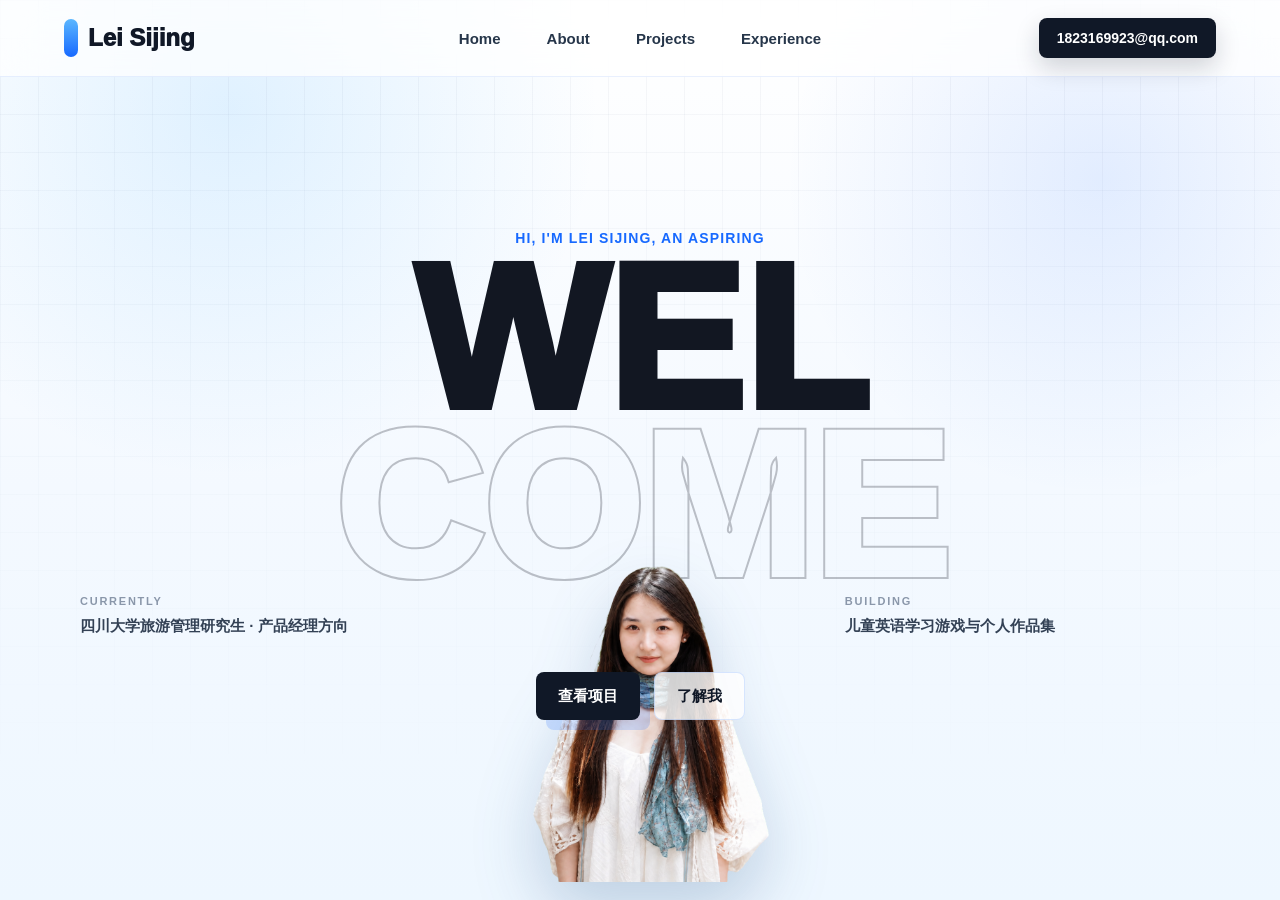
<file: index.html>
<!doctype html>
<html lang="zh-CN">
  <head>
    <meta charset="UTF-8" />
    <meta name="viewport" content="width=device-width, initial-scale=1.0" />
    <meta
      name="description"
      content="雷思静个人作品集：产品经理方向、教育背景、实习经历预留与单词地牢、单词贪吃蛇游戏作品。"
    />
    <title>雷思静个人作品集</title>
    <link rel="icon" href="./assets/favicon.svg" type="image/svg+xml" />
    <link rel="stylesheet" href="./styles.css" />
  </head>
  <body>
    <header class="site-header" aria-label="主导航">
      <a class="brand" href="#home" aria-label="返回首页">
        <span class="brand-dot"></span>
        <span>Lei Sijing</span>
      </a>
      <nav class="nav-links" aria-label="页面导航">
        <a href="#home">Home</a>
        <a href="#about">About</a>
        <a href="#projects">Projects</a>
        <a href="#experience">Experience</a>
      </nav>
      <a class="mail-link" href="mailto:1823169923@qq.com">1823169923@qq.com</a>
    </header>

    <main class="snap-page">
      <section class="panel hero-panel" id="home" aria-labelledby="hero-title">
        <p class="hero-kicker">Hi, I'm Lei Sijing, an aspiring</p>
        <h1 id="hero-title" class="hero-word">
          <span>WEL</span><span>COME</span>
        </h1>
        <img
          class="hero-portrait"
          src="./assets/lei-sijing-portrait.png"
          alt="雷思静人物照片"
        />
        <div class="hero-meta">
          <div>
            <span>Currently</span>
            <strong>四川大学旅游管理研究生 · 产品经理方向</strong>
          </div>
          <div>
            <span>Building</span>
            <strong>儿童英语学习游戏与个人作品集</strong>
          </div>
        </div>
        <div class="hero-actions">
          <a class="primary-link" href="#projects">查看项目</a>
          <a class="secondary-link" href="#about">了解我</a>
        </div>
      </section>

      <section class="panel about-panel" id="about" aria-labelledby="about-title">
        <div class="lanyard-card" aria-label="照片挂牌">
          <span class="clip"></span>
          <figure class="id-card">
            <img src="./assets/about-photo.jpg" alt="雷思静照片挂牌" />
            <figcaption>
              <strong>雷思静</strong>
              <span>Lei Sijing</span>
            </figcaption>
          </figure>
        </div>

        <div class="about-copy">
          <p class="section-mark">/ About me</p>
          <h2 id="about-title">产品、学习体验、用户需求，都是把想法落地的方法。</h2>
          <dl class="info-grid">
            <div>
              <dt>姓名</dt>
              <dd>雷思静</dd>
            </div>
            <div>
              <dt>年龄</dt>
              <dd>24</dd>
            </div>
            <div>
              <dt>求职岗位</dt>
              <dd>产品经理</dd>
            </div>
            <div>
              <dt>方向</dt>
              <dd>教育游戏 / 文旅体验 / 用户增长</dd>
            </div>
          </dl>
          <div class="education-row">
            <article>
              <span>2021 - 2025</span>
              <strong>四川大学</strong>
              <p>会展经济与管理专业本科</p>
            </article>
            <article>
              <span>2025 - 2028</span>
              <strong>四川大学</strong>
              <p>旅游管理专业研究生</p>
            </article>
          </div>
        </div>
      </section>

      <section class="panel project-panel" id="projects" aria-labelledby="project-title">
        <div class="section-heading">
          <p class="section-mark">/ Projects</p>
          <h2 id="project-title">我都自己尝试手搓了些什么？</h2>
          <p>两个小游戏都围绕“单词学习”展开，一个偏即时操作和发音记忆，一个偏探索闯关和复习反馈。</p>
        </div>

        <div class="project-grid" aria-label="作品列表">
          <article class="project-card snake-project">
            <a class="project-media" href="./games/word-snake/" aria-label="进入单词贪吃蛇">
              <img src="./assets/project-snake.png" alt="单词贪吃蛇 Q 版图标" />
            </a>
            <div class="project-body">
              <p class="project-kicker">Word Snake</p>
              <h3>单词贪吃蛇</h3>
              <p>看英文、吃中文，躲避其他蛇，并用加速、护盾等随机道具完成 3 分钟挑战。</p>
              <ul class="feature-list">
                <li>横屏手机游戏</li>
                <li>英式读音反馈</li>
                <li>可复制复习结果</li>
              </ul>
              <a class="project-link" href="./games/word-snake/">进入游戏</a>
            </div>
          </article>

          <article class="project-card dungeon-project">
            <a class="project-media" href="./games/word-dungeon/" aria-label="进入单词地牢">
              <img src="./assets/project-dungeon.png" alt="单词地牢 Q 版图标" />
            </a>
            <div class="project-body">
              <p class="project-kicker">Word Dungeon</p>
              <h3>单词地牢</h3>
              <p>直接进入儿童端，通过寻找中文线索、击中英文怪物完成地牢式单词复习。</p>
              <ul class="feature-list">
                <li>横屏闯关体验</li>
                <li>词义匹配反馈</li>
                <li>可复制复习结果</li>
              </ul>
              <a class="project-link" href="./games/word-dungeon/">进入游戏</a>
            </div>
          </article>
        </div>
      </section>

      <section class="panel experience-panel" id="experience" aria-labelledby="experience-title">
        <div class="section-heading">
          <p class="section-mark">/ Experience</p>
          <h2 id="experience-title">实习经历</h2>
          <p>这里预留后续补充：公司、岗位、时间、职责、产出与项目指标。</p>
        </div>
        <div class="experience-grid">
          <article>
            <span>01</span>
            <h3>实习经历待补充</h3>
            <p>可填写产品、运营、文旅或教育方向相关经历。</p>
          </article>
          <article>
            <span>02</span>
            <h3>项目经历待扩展</h3>
            <p>可继续加入课程项目、竞赛作品、用户调研与数据分析案例。</p>
          </article>
          <article>
            <span>03</span>
            <h3>联系方式待补充</h3>
            <p>可放邮箱、GitHub、作品集网盘或简历下载链接。</p>
          </article>
        </div>
      </section>
    </main>

    <script src="./app.js"></script>
  </body>
</html>
</file>
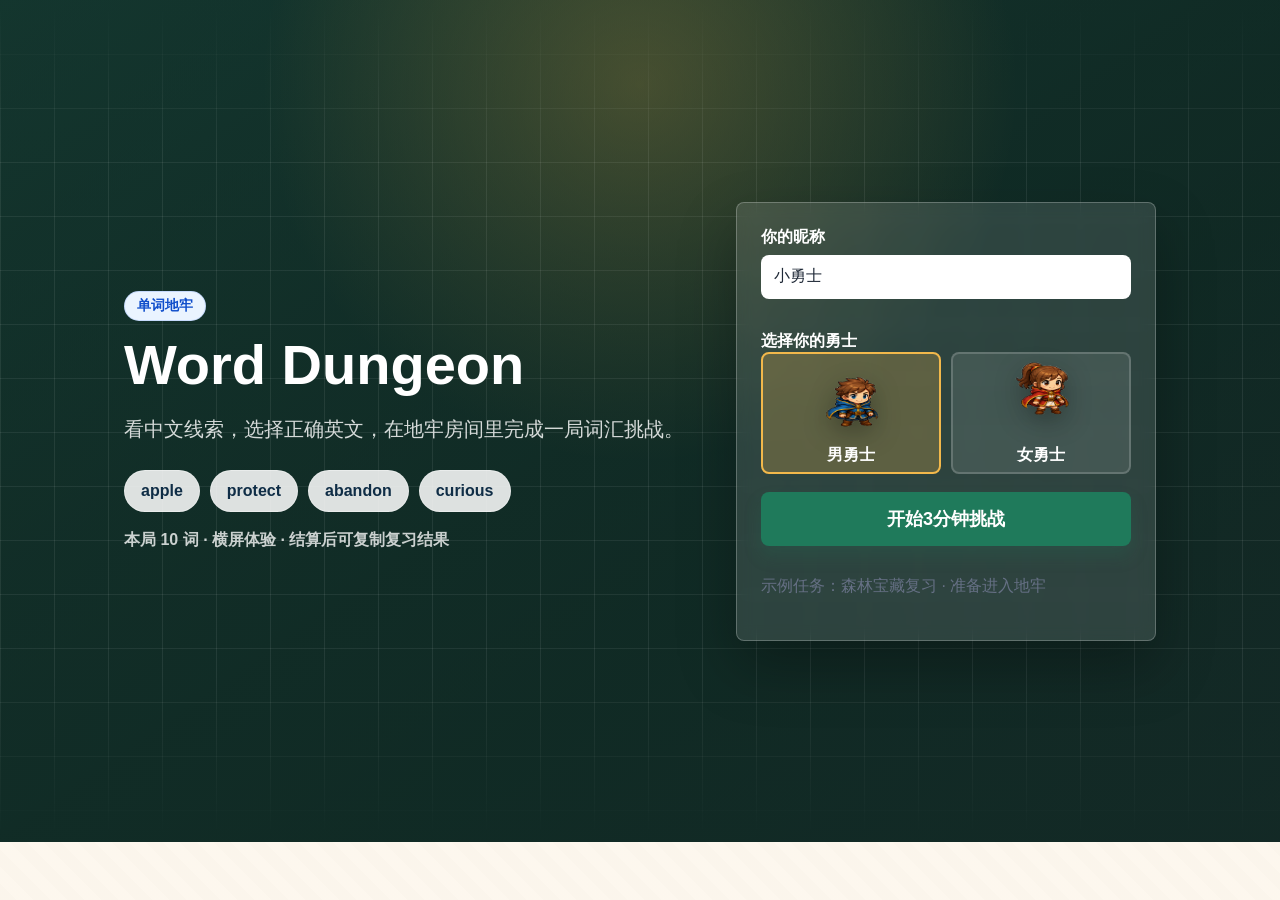
<file: games/word-dungeon/index.html>
<!doctype html>
<html lang="zh-CN">
  <head>
    <meta charset="utf-8" />
    <meta name="viewport" content="width=device-width, initial-scale=1, viewport-fit=cover" />
    <title>Word Dungeon 单词地牢</title>
    <link rel="icon" href="./assets/favicon.svg" type="image/svg+xml" />
    <link rel="stylesheet" href="./styles.css" />
  </head>
  <body>
    <div id="app" class="app-shell"></div>
    <aside class="rotate-overlay" aria-hidden="true">
      <div class="rotate-card">
        <span class="rotate-icon">↻</span>
        <strong>请横屏反转手机</strong>
        <p>横屏后再进入地牢，角色移动、答题和房间视野会更稳定。</p>
      </div>
    </aside>
    <script src="./app.js"></script>
  </body>
</html>
</file>
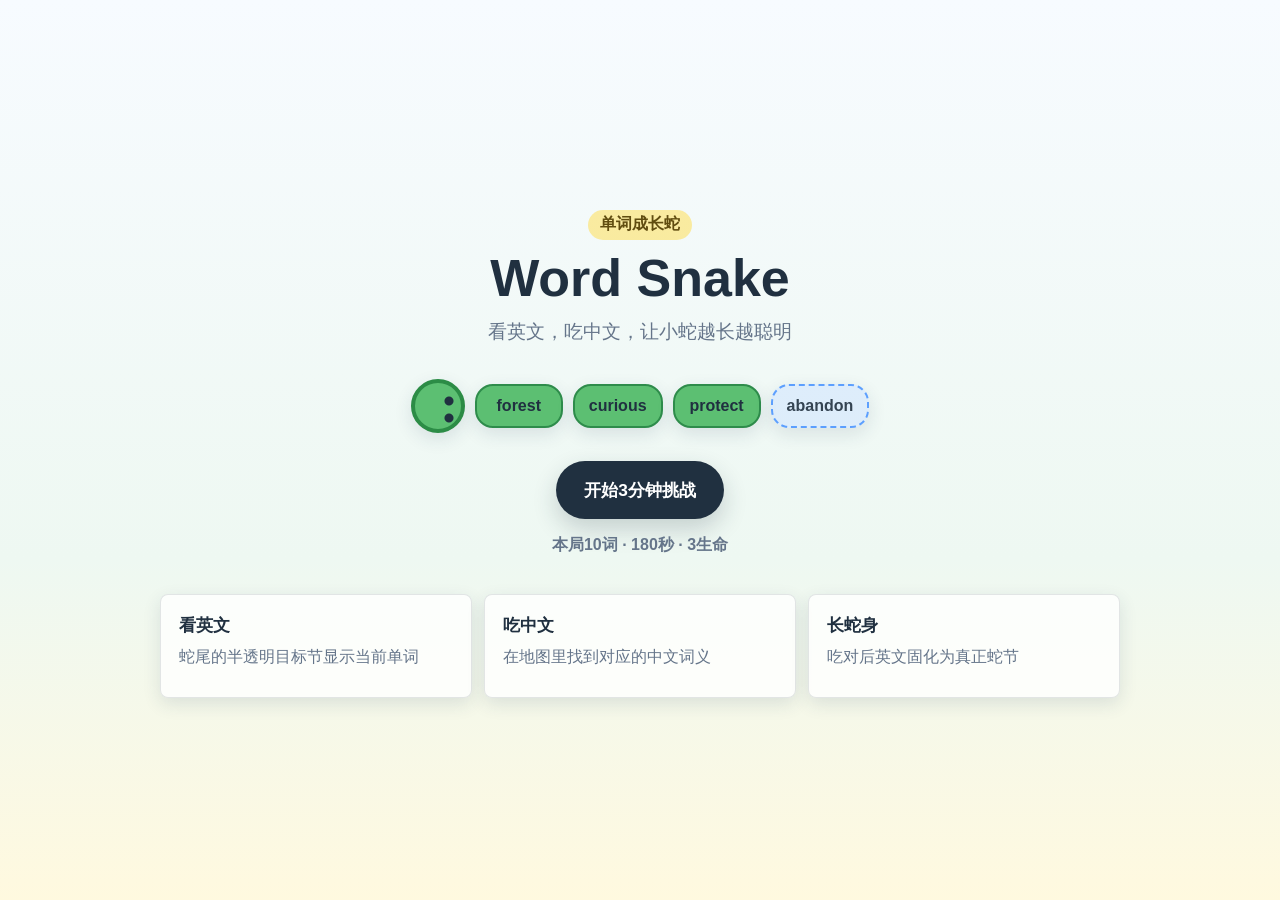
<file: games/word-snake/index.html>
<!doctype html>
<html lang="zh-CN">
  <head>
    <meta charset="utf-8" />
    <meta name="viewport" content="width=device-width, initial-scale=1, viewport-fit=cover" />
    <meta
      name="description"
      content="Word Snake 单词成长蛇：看英文，吃中文，让小蛇越长越聪明。"
    />
    <title>Word Snake 单词成长蛇</title>
    <link rel="icon" href="data:image/svg+xml,%3Csvg xmlns='http://www.w3.org/2000/svg' viewBox='0 0 64 64'%3E%3Ccircle cx='32' cy='32' r='28' fill='%235CBF72'/%3E%3Ccircle cx='39' cy='24' r='4' fill='%23203040'/%3E%3Ccircle cx='39' cy='40' r='4' fill='%23203040'/%3E%3C/svg%3E" />
    <link rel="stylesheet" href="./src/styles.css" />
  </head>
  <body>
    <div id="app" class="app-shell"></div>
    <aside class="rotate-overlay" aria-hidden="true">
      <div class="rotate-card">
        <span class="rotate-icon">↻</span>
        <strong>请横屏反转手机</strong>
        <p>横屏后再开始游戏，摇杆、加速键和地图视野会更舒服。</p>
      </div>
    </aside>
    <script type="module" src="./src/main.js"></script>
  </body>
</html>
</file>
<file: styles.css>
:root {
  --ink: #101827;
  --muted: #627086;
  --blue: #1769ff;
  --blue-2: #5bb7ff;
  --blue-3: #eaf5ff;
  --line: rgba(23, 105, 255, 0.16);
  --paper: #f7fbff;
  --white: #ffffff;
  --shadow: 0 24px 70px rgba(25, 82, 160, 0.14);
}

* {
  box-sizing: border-box;
}

html {
  scroll-behavior: smooth;
}

body {
  margin: 0;
  min-height: 100vh;
  color: var(--ink);
  background:
    radial-gradient(circle at 18% 12%, rgba(91, 183, 255, 0.18), transparent 28%),
    radial-gradient(circle at 86% 20%, rgba(23, 105, 255, 0.11), transparent 24%),
    linear-gradient(180deg, #ffffff 0%, #f4f9ff 54%, #eef7ff 100%);
  font-family: "Inter", "Microsoft YaHei", "PingFang SC", "Segoe UI", Arial, sans-serif;
}

body::before {
  position: fixed;
  inset: 0;
  z-index: -1;
  content: "";
  background-image:
    linear-gradient(rgba(19, 51, 92, 0.055) 1px, transparent 1px),
    linear-gradient(90deg, rgba(19, 51, 92, 0.055) 1px, transparent 1px);
  background-size: 38px 38px;
  mask-image: linear-gradient(to bottom, rgba(0, 0, 0, 0.78), transparent 88%);
}

a {
  color: inherit;
  text-decoration: none;
}

img {
  display: block;
  max-width: 100%;
}

.site-header {
  position: fixed;
  top: 0;
  right: 0;
  left: 0;
  z-index: 30;
  display: grid;
  grid-template-columns: 1fr auto 1fr;
  align-items: center;
  gap: 22px;
  padding: 18px clamp(20px, 5vw, 72px);
  background: rgba(255, 255, 255, 0.72);
  border-bottom: 1px solid rgba(23, 105, 255, 0.09);
  backdrop-filter: blur(20px);
}

.brand,
.nav-links {
  display: flex;
  align-items: center;
}

.brand {
  gap: 10px;
  font-size: 24px;
  font-weight: 950;
}

.brand-dot {
  width: 14px;
  height: 38px;
  background: linear-gradient(180deg, var(--blue-2), var(--blue));
  border-radius: 99px;
}

.nav-links {
  gap: clamp(18px, 4vw, 46px);
  color: #26364a;
  font-size: 15px;
  font-weight: 750;
}

.mail-link {
  justify-self: end;
  padding: 12px 18px;
  color: #fff;
  background: var(--ink);
  border-radius: 8px;
  box-shadow: 0 10px 24px rgba(16, 24, 39, 0.18);
  font-size: 14px;
  font-weight: 850;
}

.snap-page {
  height: 100vh;
  overflow-y: auto;
  scroll-snap-type: y mandatory;
}

.panel {
  min-height: 100vh;
  padding: 108px clamp(22px, 6vw, 92px) 58px;
  scroll-snap-align: start;
}

.hero-panel {
  position: relative;
  display: grid;
  align-content: center;
  justify-items: center;
  overflow: hidden;
  text-align: center;
}

.hero-kicker,
.section-mark {
  margin: 0 0 14px;
  color: var(--blue);
  font-size: 14px;
  font-weight: 900;
  letter-spacing: 0.08em;
  text-transform: uppercase;
}

.hero-word {
  display: grid;
  gap: 8px;
  margin: 0;
  color: #121722;
  font-size: clamp(76px, 16vw, 210px);
  font-weight: 1000;
  line-height: 0.78;
  letter-spacing: 0;
}

.hero-word span:last-child {
  color: transparent;
  -webkit-text-stroke: 2px rgba(18, 23, 34, 0.26);
}

.hero-portrait {
  position: absolute;
  bottom: 2vh;
  left: 50%;
  z-index: 2;
  width: min(42vw, 560px);
  max-height: 70vh;
  object-fit: contain;
  filter: drop-shadow(0 30px 32px rgba(23, 71, 126, 0.22));
  transform: translateX(-50%);
}

.hero-meta {
  position: relative;
  z-index: 3;
  display: grid;
  grid-template-columns: repeat(2, minmax(220px, 1fr));
  gap: clamp(20px, 32vw, 520px);
  width: min(1120px, 100%);
  margin-top: 8px;
  text-align: left;
}

.hero-meta span {
  display: block;
  margin-bottom: 7px;
  color: #8a97aa;
  font-size: 11px;
  font-weight: 900;
  letter-spacing: 0.16em;
  text-transform: uppercase;
}

.hero-meta strong {
  color: #334155;
  font-size: 15px;
  line-height: 1.6;
}

.hero-actions {
  position: relative;
  z-index: 4;
  display: flex;
  gap: 14px;
  margin-top: 34px;
}

.primary-link,
.secondary-link,
.project-link {
  display: inline-flex;
  min-height: 48px;
  align-items: center;
  justify-content: center;
  padding: 12px 22px;
  border-radius: 8px;
  font-size: 15px;
  font-weight: 900;
  transition: transform 180ms ease, box-shadow 180ms ease, background 180ms ease;
}

.primary-link,
.project-link {
  color: #fff;
  background: var(--ink);
  box-shadow: 10px 10px 0 rgba(23, 105, 255, 0.18);
}

.secondary-link {
  color: var(--ink);
  background: rgba(255, 255, 255, 0.82);
  border: 1px solid var(--line);
}

.primary-link:hover,
.secondary-link:hover,
.project-link:hover {
  transform: translateY(-3px);
  box-shadow: 12px 12px 0 rgba(91, 183, 255, 0.24);
}

.about-panel {
  display: grid;
  grid-template-columns: minmax(280px, 0.82fr) minmax(0, 1.18fr);
  align-items: center;
  gap: clamp(36px, 7vw, 110px);
}

.lanyard-card {
  position: relative;
  display: grid;
  justify-items: center;
}

.clip {
  z-index: 2;
  width: 32px;
  height: 96px;
  background: linear-gradient(180deg, #0d2b57, #1769ff);
  border: 5px solid #fff;
  border-radius: 99px;
  box-shadow: 0 20px 42px rgba(23, 105, 255, 0.24);
}

.id-card {
  width: min(350px, 100%);
  margin: -12px 0 0;
  padding: 18px 18px 24px;
  background:
    linear-gradient(180deg, rgba(255, 255, 255, 0.94), rgba(237, 247, 255, 0.9)),
    repeating-linear-gradient(90deg, rgba(23,105,255,0.04) 0 1px, transparent 1px 22px);
  border: 1px solid rgba(23, 105, 255, 0.16);
  border-radius: 18px;
  box-shadow: var(--shadow);
  transform: rotate(-2deg);
}

.id-card img {
  width: 100%;
  aspect-ratio: 4 / 3.15;
  object-fit: cover;
  object-position: 50% 28%;
  border-radius: 12px;
}

.id-card figcaption {
  display: grid;
  gap: 4px;
  margin-top: 18px;
  text-align: center;
}

.id-card strong {
  font-size: 34px;
  font-weight: 1000;
}

.id-card span {
  color: var(--muted);
  font-family: Georgia, serif;
  font-size: 15px;
  font-style: italic;
}

.about-copy h2,
.section-heading h2 {
  margin: 0 0 26px;
  font-size: clamp(38px, 5.4vw, 78px);
  line-height: 1.08;
  letter-spacing: 0;
}

.info-grid {
  display: grid;
  grid-template-columns: repeat(2, minmax(0, 1fr));
  gap: 14px;
  margin: 0 0 26px;
}

.info-grid div,
.education-row article,
.experience-grid article {
  padding: 20px;
  background: rgba(255, 255, 255, 0.76);
  border: 1px solid var(--line);
  border-radius: 10px;
  box-shadow: 0 14px 34px rgba(23, 105, 255, 0.08);
}

.info-grid dt {
  margin-bottom: 7px;
  color: var(--muted);
  font-size: 13px;
  font-weight: 900;
}

.info-grid dd {
  margin: 0;
  font-size: 20px;
  font-weight: 950;
}

.education-row {
  display: grid;
  grid-template-columns: repeat(2, minmax(0, 1fr));
  gap: 14px;
  padding-top: 24px;
  border-top: 1px solid rgba(23, 105, 255, 0.12);
}

.education-row span,
.experience-grid span {
  color: var(--blue);
  font-size: 12px;
  font-weight: 950;
  letter-spacing: 0.08em;
  text-transform: uppercase;
}

.education-row strong {
  display: block;
  margin: 8px 0 5px;
  font-size: 21px;
}

.education-row p,
.section-heading p,
.experience-grid p,
.project-body p {
  color: var(--muted);
  font-weight: 650;
  line-height: 1.72;
}

.project-panel,
.experience-panel {
  display: grid;
  align-content: center;
  gap: 32px;
}

.section-heading {
  max-width: 920px;
}

.project-grid {
  display: grid;
  grid-template-columns: repeat(2, minmax(0, 1fr));
  gap: 26px;
}

.project-card {
  display: grid;
  grid-template-columns: minmax(240px, 0.78fr) minmax(0, 1fr);
  min-height: 410px;
  overflow: hidden;
  background: rgba(255, 255, 255, 0.86);
  border: 1px solid var(--line);
  border-radius: 18px;
  box-shadow: var(--shadow);
}

.project-media {
  position: relative;
  display: grid;
  place-items: center;
  overflow: hidden;
  background: linear-gradient(150deg, #e8f6ff, #ffffff 58%, #d9edff);
}

.project-media::before {
  position: absolute;
  inset: 12%;
  content: "";
  background: radial-gradient(circle, rgba(23, 105, 255, 0.18), transparent 62%);
  border-radius: 50%;
  animation: floatGlow 4.8s ease-in-out infinite;
}

.project-media img {
  position: relative;
  z-index: 1;
  width: min(84%, 360px);
  border-radius: 26px;
  box-shadow: 0 20px 50px rgba(23, 105, 255, 0.22);
  animation: iconFloat 4.2s ease-in-out infinite;
}

.dungeon-project .project-media img {
  animation-delay: -1.2s;
}

.project-body {
  display: flex;
  flex-direction: column;
  align-items: flex-start;
  padding: clamp(26px, 4vw, 42px);
}

.project-kicker {
  margin: 0 0 12px;
  color: var(--blue);
  font-size: 13px;
  font-weight: 1000;
  letter-spacing: 0.14em;
  text-transform: uppercase;
}

.project-body h3,
.experience-grid h3 {
  margin: 0 0 14px;
  font-size: clamp(28px, 3vw, 44px);
  line-height: 1.1;
}

.feature-list {
  display: flex;
  flex-wrap: wrap;
  gap: 9px;
  padding: 0;
  margin: 8px 0 28px;
  list-style: none;
}

.feature-list li {
  padding: 8px 11px;
  color: #1452c4;
  background: #eef7ff;
  border: 1px solid rgba(23, 105, 255, 0.2);
  border-radius: 999px;
  font-size: 13px;
  font-weight: 900;
}

.project-link {
  margin-top: auto;
}

.experience-grid {
  display: grid;
  grid-template-columns: repeat(3, minmax(0, 1fr));
  gap: 18px;
}

@keyframes iconFloat {
  0%, 100% { transform: translateY(0) rotate(-1deg); }
  50% { transform: translateY(-12px) rotate(1.5deg); }
}

@keyframes floatGlow {
  0%, 100% { transform: scale(0.94); opacity: 0.72; }
  50% { transform: scale(1.08); opacity: 1; }
}

@media (max-width: 1080px) {
  .site-header {
    grid-template-columns: 1fr;
    justify-items: start;
    gap: 10px;
  }

  .mail-link {
    justify-self: start;
  }

  .about-panel,
  .project-grid,
  .experience-grid {
    grid-template-columns: 1fr;
  }
}

@media (max-width: 760px) {
  .snap-page {
    height: auto;
    overflow-y: visible;
    scroll-snap-type: none;
  }

  .panel {
    min-height: auto;
    padding: 142px 18px 58px;
  }

  .hero-panel {
    min-height: 100vh;
  }

  .hero-word {
    font-size: clamp(70px, 22vw, 116px);
  }

  .hero-portrait {
    width: min(76vw, 360px);
    bottom: 10vh;
  }

  .hero-meta {
    grid-template-columns: 1fr;
    gap: 12px;
    margin-top: 36vh;
    text-align: center;
  }

  .hero-actions {
    flex-wrap: wrap;
    justify-content: center;
  }

  .nav-links {
    width: 100%;
    justify-content: space-between;
    gap: 8px;
    font-size: 13px;
  }

  .mail-link {
    display: none;
  }

  .info-grid,
  .education-row {
    grid-template-columns: 1fr;
  }

  .project-card {
    grid-template-columns: 1fr;
  }

  .project-media {
    min-height: 280px;
  }
}

@media (prefers-reduced-motion: reduce) {
  *,
  *::before,
  *::after {
    scroll-behavior: auto !important;
    transition-duration: 0.01ms !important;
    animation-duration: 0.01ms !important;
    animation-iteration-count: 1 !important;
  }
}
</file>
<file: games/word-dungeon/styles.css>
:root {
  color-scheme: light;
  --ink: #1f2937;
  --muted: #667085;
  --line: #d7dee8;
  --paper: #fffaf2;
  --panel: #fffefd;
  --stone: #e7ded0;
  --floor: #e8f1e9;
  --moss: #1f7a5b;
  --moss-dark: #135c45;
  --amber: #f2b84b;
  --red: #d94841;
  --blue: #2563eb;
  --shadow: 0 18px 45px rgba(31, 41, 55, 0.14);
}

* {
  box-sizing: border-box;
}

html,
body {
  min-height: 100%;
  margin: 0;
}

body {
  color: var(--ink);
  background:
    linear-gradient(rgba(255, 250, 242, 0.84), rgba(255, 250, 242, 0.9)),
    repeating-linear-gradient(45deg, #d8cab4 0 12px, #e9ddca 12px 24px);
  font-family: "Microsoft YaHei UI", "PingFang SC", "Noto Sans SC", Arial, sans-serif;
}

button,
input,
textarea {
  font: inherit;
}

button {
  border: 0;
}

.app-shell {
  min-height: 100vh;
}

.topbar {
  position: sticky;
  top: 0;
  z-index: 20;
  display: flex;
  align-items: center;
  justify-content: space-between;
  gap: 16px;
  padding: 12px clamp(14px, 4vw, 32px);
  color: #fff;
  background: #14352d;
  box-shadow: 0 2px 12px rgba(0, 0, 0, 0.16);
}

.brand {
  display: flex;
  align-items: center;
  gap: 10px;
  min-width: 0;
  font-weight: 800;
}

.brand-mark {
  display: grid;
  place-items: center;
  width: 34px;
  height: 34px;
  border-radius: 8px;
  color: #14352d;
  background: var(--amber);
  font-weight: 900;
}

.nav {
  display: flex;
  align-items: center;
  gap: 8px;
  flex-wrap: wrap;
  justify-content: flex-end;
}

.nav button,
.ghost-button,
.primary-button,
.small-button {
  cursor: pointer;
  border-radius: 8px;
  transition: transform 0.15s ease, box-shadow 0.15s ease, background 0.15s ease;
}

.nav button {
  padding: 8px 12px;
  color: #fff;
  background: rgba(255, 255, 255, 0.12);
}

.nav button:hover,
.primary-button:hover,
.ghost-button:hover,
.small-button:hover {
  transform: translateY(-1px);
}

.screen {
  width: min(1180px, 100%);
  margin: 0 auto;
  padding: clamp(16px, 4vw, 32px);
}

.two-column {
  display: grid;
  grid-template-columns: minmax(0, 1.1fr) minmax(320px, 0.9fr);
  gap: 18px;
  align-items: stretch;
}

.card,
.stone-panel {
  border: 1px solid rgba(91, 73, 51, 0.16);
  border-radius: 8px;
  background: var(--panel);
  box-shadow: var(--shadow);
}

.card {
  padding: clamp(16px, 3vw, 24px);
}

.stone-panel {
  background:
    linear-gradient(180deg, rgba(255, 255, 255, 0.86), rgba(255, 255, 255, 0.72)),
    linear-gradient(135deg, #eee2d0, #d9c7aa);
}

.page-title {
  margin: 0 0 10px;
  font-size: clamp(24px, 4vw, 38px);
  line-height: 1.18;
  letter-spacing: 0;
}

.section-title {
  margin: 0 0 12px;
  font-size: clamp(18px, 2vw, 22px);
  letter-spacing: 0;
}

.muted {
  color: var(--muted);
}

.field {
  display: grid;
  gap: 7px;
  margin: 0 0 14px;
}

.field span {
  font-weight: 700;
}

input,
textarea {
  width: 100%;
  border: 1px solid var(--line);
  border-radius: 8px;
  color: var(--ink);
  background: #fff;
  outline: none;
}

input {
  min-height: 44px;
  padding: 10px 12px;
}

textarea {
  min-height: 280px;
  padding: 12px;
  resize: vertical;
  font-family: Consolas, "Microsoft YaHei UI", monospace;
  line-height: 1.55;
}

input:focus,
textarea:focus {
  border-color: var(--moss);
  box-shadow: 0 0 0 3px rgba(31, 122, 91, 0.14);
}

.button-row {
  display: flex;
  gap: 10px;
  flex-wrap: wrap;
  align-items: center;
  justify-content: space-between;
}

.primary-button {
  min-height: 44px;
  padding: 0 18px;
  color: #fff;
  background: var(--moss);
  box-shadow: 0 10px 18px rgba(31, 122, 91, 0.2);
  font-weight: 800;
}

.primary-button:disabled {
  cursor: not-allowed;
  opacity: 0.55;
  transform: none;
}

.ghost-button,
.small-button {
  min-height: 40px;
  padding: 0 14px;
  color: var(--ink);
  background: #edf6f1;
  border: 1px solid #c8ded3;
}

.small-button {
  min-height: 34px;
  padding: 0 10px;
  font-size: 14px;
}

.status {
  min-height: 24px;
  margin-top: 12px;
  color: var(--muted);
}

.status.error {
  color: var(--red);
}

.preview-list,
.result-table,
.word-detail-list {
  width: 100%;
  border-collapse: collapse;
}

.preview-list th,
.preview-list td,
.result-table th,
.result-table td,
.word-detail-list th,
.word-detail-list td {
  padding: 10px;
  border-bottom: 1px solid #edf0f4;
  text-align: left;
  vertical-align: middle;
}

.preview-list th,
.result-table th,
.word-detail-list th {
  color: var(--muted);
  font-size: 14px;
}

.share-box {
  display: grid;
  gap: 10px;
  margin-top: 16px;
  padding: 12px;
  border-radius: 8px;
  background: #f5fbf8;
  border: 1px solid #c8ded3;
}

.student-gate {
  position: relative;
  min-height: calc(100vh - 58px);
  overflow: hidden;
  background:
    linear-gradient(rgba(17, 44, 38, 0.45), rgba(17, 44, 38, 0.78)),
    radial-gradient(circle at 50% 10%, rgba(242, 184, 75, 0.45), transparent 38%),
    linear-gradient(145deg, #163e35 0%, #0f2621 64%, #1a1f24 100%);
  color: #fff;
}

.student-gate::before {
  content: "";
  position: absolute;
  inset: 0;
  pointer-events: none;
  background-image:
    linear-gradient(90deg, rgba(255, 255, 255, 0.08) 1px, transparent 1px),
    linear-gradient(rgba(255, 255, 255, 0.07) 1px, transparent 1px);
  background-size: 54px 54px;
  mask-image: linear-gradient(to bottom, transparent, black 18%, black 80%, transparent);
}

.gate-content {
  position: relative;
  z-index: 1;
  display: grid;
  grid-template-columns: minmax(300px, 0.95fr) minmax(320px, 1.05fr);
  gap: clamp(18px, 4vw, 42px);
  align-items: center;
  width: min(1120px, 100%);
  min-height: calc(100vh - 58px);
  margin: 0 auto;
  padding: clamp(18px, 5vw, 44px);
}

.gate-title {
  margin: 0;
  font-size: clamp(30px, 6vw, 56px);
  line-height: 1.08;
  letter-spacing: 0;
  text-wrap: balance;
}

.gate-subtitle {
  max-width: 560px;
  margin: 18px 0 0;
  color: rgba(255, 255, 255, 0.82);
  font-size: clamp(16px, 2.4vw, 20px);
  line-height: 1.65;
}

.start-panel {
  display: grid;
  gap: 18px;
  padding: clamp(16px, 3vw, 24px);
  border: 1px solid rgba(255, 255, 255, 0.24);
  border-radius: 8px;
  background: rgba(255, 255, 255, 0.12);
  backdrop-filter: blur(8px);
  box-shadow: 0 26px 58px rgba(0, 0, 0, 0.28);
}

.start-panel input {
  border-color: rgba(255, 255, 255, 0.28);
}

.avatar-grid {
  display: grid;
  grid-template-columns: repeat(2, minmax(0, 1fr));
  gap: 10px;
}

.avatar-choice {
  position: relative;
  display: grid;
  place-items: center;
  min-height: 122px;
  border: 2px solid rgba(255, 255, 255, 0.18);
  border-radius: 8px;
  color: #fff;
  background: rgba(255, 255, 255, 0.1);
  cursor: pointer;
}

.avatar-choice.is-active {
  border-color: var(--amber);
  background: rgba(242, 184, 75, 0.24);
}

.avatar-face {
  display: block;
  width: 86px;
  height: 76px;
  background-image: url("./assets/hero-actions-alpha.png");
  background-repeat: no-repeat;
  background-size: 500% 200%;
  filter: drop-shadow(0 9px 12px rgba(0, 0, 0, 0.28));
}

.avatar-boy {
  background-position: 0% 0%;
}

.avatar-girl {
  background-position: 0% 100%;
}

.avatar-label {
  font-weight: 800;
}

.monster-stage {
  position: relative;
  min-height: 340px;
  border: 1px solid rgba(255, 255, 255, 0.18);
  border-radius: 8px;
  background:
    radial-gradient(circle at 28% 32%, rgba(255, 255, 255, 0.18), transparent 14%),
    linear-gradient(180deg, rgba(237, 246, 241, 0.16), rgba(0, 0, 0, 0.12));
  overflow: hidden;
}

.monster-stage .floor-tile {
  position: absolute;
  inset: 18px;
  border: 2px solid rgba(255, 255, 255, 0.14);
  border-radius: 8px;
}

.gate-hero,
.gate-monster {
  position: absolute;
  display: grid;
  place-items: center;
  border-radius: 8px;
  font-weight: 900;
}

.gate-hero {
  left: 14%;
  bottom: 19%;
  width: 74px;
  height: 74px;
  border-radius: 50%;
  background-image: url("./assets/hero-actions-alpha.png");
  background-size: 500% 200%;
  background-position: 0% 0%;
  background-repeat: no-repeat;
  filter: drop-shadow(0 10px 14px rgba(0, 0, 0, 0.24));
}

.gate-monster {
  min-width: 110px;
  height: 48px;
  background-image: url("./assets/gameplay-sprites-alpha.png");
  background-size: 600% 400%;
  background-repeat: no-repeat;
  border: 0;
  filter: drop-shadow(0 10px 14px rgba(0, 0, 0, 0.22));
}

.gate-monster.one {
  top: 18%;
  right: 16%;
  width: 118px;
  height: 84px;
  background-position: 20% 0%;
}

.gate-monster.two {
  right: 28%;
  bottom: 22%;
  width: 126px;
  height: 88px;
  background-position: 100% 0%;
}

.meaning-chip {
  position: absolute;
  left: 35%;
  top: 44%;
  padding: 10px 16px;
  border-radius: 8px;
  color: #0f5965;
  background: #ecfeff;
  border: 2px solid #06b6d4;
  font-weight: 800;
}

.game-layout {
  display: block;
  height: 100vh;
  padding: 0;
  background: #0e1716;
}

.game-main {
  display: block;
  height: 100%;
  min-width: 0;
  border-radius: 0;
  overflow: hidden;
  background: #0e1716;
  box-shadow: none;
}

.canvas-wrap {
  position: relative;
  height: 100%;
  min-height: 100vh;
  background: var(--floor);
  overflow: hidden;
}

#gameCanvas {
  display: block;
  width: 100%;
  height: 100%;
  min-height: 100vh;
  touch-action: none;
  user-select: none;
}

.game-hud {
  position: absolute;
  top: 12px;
  left: 12px;
  right: 12px;
  z-index: 4;
  display: grid;
  grid-template-columns: minmax(150px, 1fr) auto minmax(180px, 1fr);
  gap: 12px;
  align-items: start;
  pointer-events: none;
}

.room-badge,
.stat-pill,
.countdown-badge,
.target-chip,
.game-feedback,
.glass-button,
.help-button,
.help-popover {
  color: #fff;
  background: rgba(18, 34, 31, 0.72);
  border: 1px solid rgba(255, 255, 255, 0.22);
  box-shadow: 0 10px 22px rgba(0, 0, 0, 0.22);
  backdrop-filter: blur(8px);
}

.room-badge {
  justify-self: start;
  min-width: 156px;
  padding: 10px 12px;
  border-radius: 8px;
  font-weight: 900;
}

.room-badge small {
  display: block;
  margin-top: 3px;
  color: rgba(255, 255, 255, 0.76);
  font-size: 12px;
  font-weight: 700;
}

.countdown-badge {
  justify-self: center;
  min-width: 112px;
  padding: 10px 16px;
  border-radius: 8px;
  text-align: center;
  font-size: clamp(28px, 4vw, 42px);
  font-weight: 900;
  line-height: 1;
  color: #ffe7a3;
  border-color: rgba(242, 184, 75, 0.72);
}

.countdown-badge.is-danger {
  color: #fff;
  background: rgba(178, 40, 36, 0.84);
  border-color: rgba(255, 255, 255, 0.42);
  animation: timerPulse 0.7s ease-in-out infinite;
}

@keyframes timerPulse {
  0%, 100% { transform: scale(1); }
  50% { transform: scale(1.04); }
}

.status-cluster {
  justify-self: end;
  display: flex;
  gap: 7px;
  flex-wrap: wrap;
  justify-content: flex-end;
}

.stat-pill {
  min-height: 34px;
  padding: 8px 10px;
  border-radius: 8px;
  font-size: 13px;
  font-weight: 900;
  white-space: nowrap;
}

.target-chip {
  position: absolute;
  left: 50%;
  top: 86px;
  z-index: 4;
  transform: translateX(-50%);
  max-width: min(520px, calc(100% - 36px));
  padding: 10px 16px;
  border-radius: 8px;
  color: rgba(255, 255, 255, 0.88);
  font-weight: 900;
  text-align: center;
  pointer-events: none;
}

.target-chip.is-active {
  color: #14352d;
  background: rgba(255, 231, 163, 0.92);
  border-color: rgba(242, 184, 75, 0.92);
}

.game-feedback {
  position: absolute;
  left: 14px;
  bottom: 14px;
  z-index: 4;
  max-width: min(460px, calc(100% - 28px));
  min-height: 0;
  padding: 12px 14px;
  border-radius: 8px;
  line-height: 1.5;
  pointer-events: none;
}

.game-actions {
  position: absolute;
  right: 14px;
  bottom: 14px;
  z-index: 5;
  display: flex;
  gap: 8px;
  flex-wrap: wrap;
  justify-content: flex-end;
}

.glass-button,
.help-button {
  cursor: pointer;
  pointer-events: auto;
}

.glass-button {
  min-height: 40px;
  padding: 0 14px;
  border-radius: 8px;
  font-weight: 900;
}

.help-button {
  width: 42px;
  height: 42px;
  border-radius: 50%;
  font-size: 22px;
  font-weight: 900;
}

.game-help {
  position: absolute;
  right: 14px;
  top: 92px;
  z-index: 6;
  pointer-events: none;
}

.game-help .help-button,
.game-help .help-popover {
  pointer-events: auto;
}

.help-popover {
  position: absolute;
  top: 50px;
  right: 0;
  display: none;
  width: min(300px, calc(100vw - 28px));
  padding: 13px;
  border-radius: 8px;
  line-height: 1.58;
}

.help-popover strong,
.help-popover span {
  display: block;
}

.help-popover span {
  margin-top: 8px;
  color: rgba(255, 255, 255, 0.82);
}

.game-help:hover .help-popover,
.game-help.is-open .help-popover {
  display: block;
}

.feedback-box {
  min-height: 112px;
  padding: 14px;
  border-radius: 8px;
  background: #fff7ed;
  border: 1px solid #fed7aa;
  line-height: 1.65;
}

.control-help {
  padding: 14px;
  border-radius: 8px;
  background: #f5fbf8;
  border: 1px solid #c8ded3;
  color: var(--muted);
  line-height: 1.65;
}

.copy-card {
  display: grid;
  gap: 10px;
  margin: 16px 0;
  padding: 14px;
  border-radius: 8px;
  background: #f5fbf8;
  border: 1px solid #c8ded3;
}

.copy-card-head {
  display: flex;
  gap: 12px;
  align-items: center;
  justify-content: space-between;
}

.copy-card-head h2,
.copy-card-head h3 {
  margin: 0;
}

.copy-card pre,
.copy-card textarea {
  width: 100%;
  margin: 0;
  padding: 12px;
  border: 1px solid var(--line);
  border-radius: 8px;
  color: var(--ink);
  background: #fff;
  white-space: pre-wrap;
  line-height: 1.6;
}

.copy-card textarea {
  min-height: 170px;
  resize: vertical;
}

.copy-actions {
  display: flex;
  gap: 8px;
  align-items: center;
  flex-wrap: wrap;
  justify-content: flex-end;
}

.copy-actions select {
  min-height: 34px;
  border: 1px solid var(--line);
  border-radius: 8px;
  padding: 0 10px;
  background: #fff;
}

.settlement-grid {
  display: grid;
  grid-template-columns: 1fr 1fr;
  gap: 14px;
  margin: 16px 0;
}

.metric {
  padding: 16px;
  border-radius: 8px;
  background: #f8fafc;
  border: 1px solid var(--line);
}

.metric strong {
  display: block;
  margin-top: 6px;
  font-size: clamp(24px, 3vw, 34px);
}

.empty {
  padding: 20px;
  border: 1px dashed var(--line);
  border-radius: 8px;
  color: var(--muted);
  text-align: center;
}

.hidden {
  display: none !important;
}

.brand-pill {
  display: inline-flex;
  align-items: center;
  justify-content: center;
  min-height: 30px;
  margin: 0 0 14px;
  padding: 4px 12px;
  color: #0f4ecb;
  background: #eaf4ff;
  border: 1px solid rgba(37, 99, 235, 0.18);
  border-radius: 999px;
  font-size: 14px;
  font-weight: 900;
}

.home-gate-content {
  grid-template-columns: minmax(360px, 1fr) minmax(300px, 420px);
}

.dungeon-hero-copy {
  color: #fff;
}

.dungeon-word-preview {
  display: flex;
  flex-wrap: wrap;
  gap: 10px;
  margin-top: 24px;
}

.dungeon-word-preview span {
  min-height: 42px;
  padding: 10px 16px;
  display: inline-flex;
  align-items: center;
  justify-content: center;
  border: 1px solid rgba(255, 255, 255, 0.34);
  border-radius: 999px;
  color: #0f2d46;
  background: rgba(255, 255, 255, 0.86);
  font-weight: 900;
}

.home-note {
  margin: 18px 0 0;
  color: rgba(255, 255, 255, 0.78);
  font-weight: 800;
}

.start-wide {
  width: 100%;
  min-height: 54px;
  font-size: 18px;
}

.result-card {
  width: min(920px, 100%);
  margin: 0 auto;
}

.unified-result-grid {
  grid-template-columns: repeat(5, minmax(0, 1fr));
}

.result-button-row {
  justify-content: center;
  margin-top: 16px;
}

.rotate-overlay {
  position: fixed;
  inset: 0;
  z-index: 80;
  display: none;
  place-items: center;
  padding: 28px;
  background:
    radial-gradient(circle at 50% 24%, rgba(37, 99, 235, 0.24), transparent 34%),
    rgba(247, 251, 255, 0.97);
  text-align: center;
}

.rotate-card {
  width: min(340px, 100%);
  padding: 24px 22px;
  border: 1px solid rgba(37, 99, 235, 0.22);
  border-radius: 8px;
  background: #fff;
  box-shadow: 0 22px 54px rgba(31, 41, 55, 0.18);
}

.rotate-icon {
  display: grid;
  place-items: center;
  width: 62px;
  height: 62px;
  margin: 0 auto 14px;
  border-radius: 50%;
  color: #fff;
  background: var(--blue);
  font-size: 2rem;
  font-weight: 900;
}

.rotate-card strong {
  display: block;
  font-size: 1.35rem;
}

.rotate-card p {
  margin: 10px 0 0;
  color: var(--muted);
  line-height: 1.6;
}

@media (hover: none) and (pointer: coarse) and (orientation: portrait) {
  .rotate-overlay {
    display: grid;
  }
}

@media (orientation: landscape) and (max-height: 540px) {
  .student-gate,
  .gate-content {
    min-height: 100vh;
  }

  .gate-content {
    grid-template-columns: minmax(320px, 1fr) minmax(260px, 360px);
    gap: 16px;
    padding: max(14px, env(safe-area-inset-top)) max(18px, env(safe-area-inset-right)) max(14px, env(safe-area-inset-bottom)) max(18px, env(safe-area-inset-left));
  }

  .gate-title {
    font-size: clamp(30px, 7vw, 46px);
  }

  .gate-subtitle {
    margin-top: 10px;
    font-size: 15px;
    line-height: 1.45;
  }

  .dungeon-word-preview {
    margin-top: 14px;
    gap: 8px;
  }

  .dungeon-word-preview span {
    min-height: 34px;
    padding: 7px 12px;
    font-size: 13px;
  }

  .home-note {
    margin-top: 12px;
    font-size: 13px;
  }

  .start-panel {
    gap: 10px;
    padding: 14px;
  }

  .avatar-choice {
    min-height: 78px;
  }

  .avatar-face {
    width: 56px;
    height: 50px;
  }

  .start-wide {
    min-height: 46px;
    font-size: 16px;
  }

  .screen {
    padding: max(12px, env(safe-area-inset-top)) max(14px, env(safe-area-inset-right)) max(12px, env(safe-area-inset-bottom)) max(14px, env(safe-area-inset-left));
  }

  .page-title {
    font-size: clamp(22px, 5vw, 34px);
  }

  .unified-result-grid {
    grid-template-columns: repeat(5, minmax(0, 1fr));
    gap: 8px;
  }

  .metric {
    padding: 10px;
    font-size: 13px;
  }

  .metric strong {
    font-size: clamp(18px, 3vw, 24px);
  }

  .copy-card {
    margin: 10px 0;
    padding: 10px;
  }

  .copy-card pre {
    max-height: 126px;
    overflow: auto;
    font-size: 13px;
    line-height: 1.5;
  }

  .game-hud {
    top: max(8px, env(safe-area-inset-top));
    left: max(8px, env(safe-area-inset-left));
    right: max(8px, env(safe-area-inset-right));
  }

  .target-chip {
    top: 78px;
  }

  .game-feedback {
    bottom: max(54px, env(safe-area-inset-bottom));
    max-width: min(520px, 72vw);
  }

  .game-actions {
    bottom: max(8px, env(safe-area-inset-bottom));
  }
}

@media (max-width: 900px) {
  .topbar {
    position: static;
    align-items: flex-start;
    flex-direction: column;
  }

  .nav {
    justify-content: flex-start;
  }

  .two-column,
  .gate-content,
  .game-layout,
  .settlement-grid {
    grid-template-columns: 1fr;
  }

  .student-gate,
  .gate-content {
    min-height: auto;
  }

  .gate-content {
    gap: 14px;
    padding: 16px;
  }

  .gate-subtitle {
    margin-top: 10px;
  }

  .monster-stage {
    min-height: 220px;
  }

  .game-layout {
    height: auto;
  }

  .game-immersive {
    height: 100vh;
  }

  #gameCanvas {
    height: min(64vh, 560px);
    min-height: 390px;
  }

  .game-immersive #gameCanvas {
    height: 100vh;
    min-height: 100vh;
  }

  .game-hud {
    grid-template-columns: 1fr;
    gap: 8px;
  }

  .room-badge,
  .countdown-badge,
  .status-cluster {
    justify-self: center;
  }

  .target-chip {
    top: 168px;
  }

  .game-help {
    top: 14px;
  }

  .game-side {
    order: 2;
  }
}

@media (max-width: 560px) {
  .screen {
    padding: 12px;
  }

  .gate-content {
    gap: 12px;
    padding: 12px;
  }

  .gate-subtitle {
    font-size: 15px;
    line-height: 1.45;
  }

  .start-panel {
    gap: 12px;
    padding: 14px;
  }

  .field {
    margin-bottom: 9px;
  }

  .nav button {
    padding: 7px 9px;
  }

  .avatar-grid {
    grid-template-columns: repeat(2, minmax(0, 1fr));
  }

  .avatar-choice {
    min-height: 92px;
  }

  .avatar-face {
    width: 66px;
    height: 58px;
  }

  .monster-stage {
    min-height: 150px;
  }

  .gate-title {
    font-size: 32px;
  }

  #gameCanvas {
    height: 58vh;
    min-height: 340px;
  }

  .game-immersive #gameCanvas {
    height: 100vh;
    min-height: 100vh;
  }

  .game-hud {
    left: 8px;
    right: 8px;
  }

  .room-badge {
    min-width: 132px;
    padding: 8px 10px;
  }

  .status-cluster {
    gap: 5px;
  }

  .stat-pill {
    min-height: 30px;
    padding: 6px 8px;
    font-size: 12px;
  }

  .target-chip {
    top: 158px;
    font-size: 13px;
  }

  .game-feedback {
    left: 8px;
    right: 8px;
    bottom: 64px;
    max-width: none;
    font-size: 13px;
  }

  .game-actions {
    left: 8px;
    right: 8px;
    bottom: 8px;
  }

  .glass-button {
    flex: 1;
    min-width: 120px;
  }

  .copy-card-head {
    align-items: flex-start;
    flex-direction: column;
  }
}

@media (hover: none) and (pointer: coarse) and (orientation: landscape) and (max-height: 540px) {
  .gate-content {
    grid-template-columns: minmax(320px, 1fr) minmax(260px, 360px);
    min-height: 100vh;
    gap: 16px;
    padding: max(14px, env(safe-area-inset-top)) max(18px, env(safe-area-inset-right)) max(14px, env(safe-area-inset-bottom)) max(18px, env(safe-area-inset-left));
  }

  .gate-title {
    font-size: clamp(30px, 7vw, 46px);
  }

  .gate-subtitle {
    margin-top: 10px;
    font-size: 15px;
    line-height: 1.45;
  }

  .start-panel {
    gap: 10px;
    padding: 14px;
  }

  .avatar-choice {
    min-height: 78px;
  }

  .avatar-face {
    width: 56px;
    height: 50px;
  }

  #gameCanvas,
  .game-immersive #gameCanvas {
    width: 100%;
    height: 100vh;
    min-height: 100vh;
  }

  .unified-result-grid {
    grid-template-columns: repeat(5, minmax(0, 1fr));
  }

  .copy-card pre {
    max-height: 126px;
  }
}
</file>
<file: games/word-snake/src/styles.css>
:root {
  color-scheme: light;
  --bg: #f7fbff;
  --primary: #5cbf72;
  --target: #4d96ff;
  --accent: #ffd93d;
  --danger: #ff6b6b;
  --ink: #203040;
  --muted: #65758a;
  --card: #ffffff;
  --line: rgba(32, 48, 64, 0.12);
  --shadow: 0 6px 18px rgba(30, 60, 90, 0.12);
}

* {
  box-sizing: border-box;
}

html,
body {
  min-height: 100%;
}

body {
  margin: 0;
  overflow-x: hidden;
  background: linear-gradient(180deg, #f7fbff 0%, #eef8f2 62%, #fff9df 100%);
  color: var(--ink);
  font-family: "Microsoft YaHei", "PingFang SC", "Segoe UI", Arial, sans-serif;
}

button {
  font: inherit;
}

.app-shell {
  min-height: 100vh;
}

.home-view,
.result-view {
  min-height: 100vh;
  padding: 32px 20px 24px;
  display: grid;
  align-content: center;
  gap: 22px;
}

.home-hero,
.result-panel {
  width: min(960px, 100%);
  margin: 0 auto;
  text-align: center;
}

.brand-kicker {
  display: inline-flex;
  align-items: center;
  justify-content: center;
  min-height: 30px;
  padding: 4px 12px;
  border-radius: 999px;
  background: rgba(255, 217, 61, 0.48);
  color: #614d10;
  font-weight: 800;
}

.brand-lockup h1,
.result-panel h1 {
  margin: 12px 0 12px;
  font-size: 3.25rem;
  line-height: 1;
}

.brand-lockup p {
  margin: 0 auto;
  max-width: 540px;
  color: var(--muted);
  font-size: 1.2rem;
  line-height: 1.65;
}

.snake-preview {
  display: flex;
  align-items: center;
  justify-content: center;
  flex-wrap: wrap;
  gap: 10px;
  margin: 32px auto 28px;
}

.preview-head {
  width: 54px;
  height: 54px;
  border: 4px solid #2c8c46;
  border-radius: 50%;
  background:
    radial-gradient(circle at 34px 18px, #203040 0 4px, transparent 5px),
    radial-gradient(circle at 34px 35px, #203040 0 4px, transparent 5px),
    var(--primary);
  box-shadow: var(--shadow);
}

.preview-segment,
.final-snake span {
  min-width: 88px;
  height: 44px;
  padding: 0 14px;
  display: inline-flex;
  align-items: center;
  justify-content: center;
  border: 2px solid #2e8c4b;
  border-radius: 18px;
  background: var(--primary);
  color: var(--ink);
  font-weight: 900;
  box-shadow: var(--shadow);
}

.preview-ghost {
  border-color: var(--target);
  border-style: dashed;
  background: rgba(207, 228, 255, 0.62);
  opacity: 0.9;
}

.primary-action,
.secondary-action,
.icon-button {
  border: 0;
  cursor: pointer;
}

.primary-action {
  min-height: 58px;
  padding: 0 28px;
  border-radius: 999px;
  background: var(--ink);
  color: #fff;
  font-size: 1.08rem;
  font-weight: 900;
  box-shadow: 0 10px 24px rgba(32, 48, 64, 0.2);
}

.primary-action.compact {
  min-height: 48px;
  padding: 0 22px;
}

.secondary-action {
  min-height: 48px;
  padding: 0 18px;
  border: 2px solid var(--line);
  border-radius: 999px;
  background: #fff;
  color: var(--ink);
  font-weight: 800;
}

.secondary-action.compact {
  min-height: 42px;
  padding: 0 16px;
}

.primary-action:hover,
.secondary-action:hover,
.icon-button:hover,
.boost-button:hover {
  transform: translateY(-1px);
}

.primary-action:focus-visible,
.secondary-action:focus-visible,
.icon-button:focus-visible,
.boost-button:focus-visible {
  outline: 4px solid rgba(77, 150, 255, 0.35);
  outline-offset: 3px;
}

.word-pack-note {
  color: var(--muted);
  font-weight: 700;
}

.steps-strip {
  width: min(960px, 100%);
  margin: 0 auto;
  display: grid;
  grid-template-columns: repeat(3, 1fr);
  gap: 12px;
}

.steps-strip article {
  min-height: 104px;
  padding: 18px;
  border: 1px solid var(--line);
  border-radius: 8px;
  background: rgba(255, 255, 255, 0.78);
  box-shadow: var(--shadow);
}

.steps-strip strong,
.steps-strip span {
  display: block;
}

.steps-strip strong {
  margin-bottom: 8px;
  font-size: 1.08rem;
}

.steps-strip span {
  color: var(--muted);
  line-height: 1.45;
}

.game-view {
  min-height: 100vh;
  padding: 0;
  display: grid;
  place-items: stretch;
  background: #eef2fb;
}

.game-hud {
  position: absolute;
  width: 1px;
  height: 1px;
  overflow: hidden;
  clip: rect(0 0 0 0);
  white-space: nowrap;
}

.icon-button {
  width: 42px;
  height: 42px;
  border-radius: 50%;
  background: var(--ink);
  color: #fff;
  font-size: 1.05rem;
  font-weight: 900;
}

.canvas-wrap {
  position: relative;
  width: 100vw;
  height: 100vh;
  aspect-ratio: 16 / 9;
  border: 0;
  border-radius: 0;
  background: #fff;
  box-shadow: none;
  overflow: hidden;
}

#game-canvas {
  display: block;
  width: 100%;
  height: 100%;
  touch-action: none;
}

.corner-actions {
  position: absolute;
  top: max(18px, env(safe-area-inset-top));
  right: 22px;
  z-index: 3;
  display: flex;
  gap: 10px;
  padding: 8px;
  border-radius: 999px;
  background: rgba(32, 48, 64, 0.28);
  backdrop-filter: blur(6px);
}

.joystick-zone {
  --joy-x: 0px;
  --joy-y: 0px;
  position: absolute;
  left: max(34px, env(safe-area-inset-left));
  bottom: max(34px, env(safe-area-inset-bottom));
  z-index: 3;
  width: 150px;
  height: 150px;
  border-radius: 50%;
  background: rgba(32, 48, 64, 0.36);
  box-shadow: inset 0 0 0 2px rgba(255,255,255,0.18), 0 12px 32px rgba(32,48,64,0.18);
  touch-action: none;
}

.joystick-knob {
  position: absolute;
  left: 50%;
  top: 50%;
  width: 62px;
  height: 62px;
  border-radius: 50%;
  transform: translate(calc(-50% + var(--joy-x)), calc(-50% + var(--joy-y)));
  background: rgba(255,255,255,0.46);
  box-shadow: inset 0 0 0 2px rgba(255,255,255,0.36);
  pointer-events: none;
}

.boost-button {
  position: absolute;
  right: max(72px, env(safe-area-inset-right));
  bottom: max(42px, env(safe-area-inset-bottom));
  z-index: 3;
  width: 148px;
  height: 148px;
  border: 0;
  border-radius: 50%;
  background: rgba(32, 48, 64, 0.18);
  color: rgba(32, 48, 64, 0.56);
  font-size: 4.2rem;
  display: grid;
  place-items: center;
  box-shadow: inset 0 0 0 2px rgba(255,255,255,0.2), 0 12px 32px rgba(32,48,64,0.14);
  touch-action: none;
}

.boost-button.is-boosting {
  background: rgba(255, 217, 61, 0.42);
  color: #7c5c00;
  transform: scale(0.96);
}

.sr-only {
  position: absolute;
  width: 1px;
  height: 1px;
  padding: 0;
  margin: -1px;
  overflow: hidden;
  clip: rect(0 0 0 0);
  white-space: nowrap;
  border: 0;
}

.tutorial-layer {
  position: fixed;
  inset: 0;
  z-index: 10;
  display: grid;
  place-items: center;
  padding: 20px;
  background: rgba(32, 48, 64, 0.28);
  backdrop-filter: blur(4px);
}

.tutorial-dialog {
  width: min(520px, 100%);
  padding: 26px;
  border-radius: 8px;
  background: #fff;
  box-shadow: 0 18px 46px rgba(30, 60, 90, 0.24);
}

.tutorial-dialog h2 {
  margin: 0 0 16px;
  font-size: 1.65rem;
}

.tutorial-dialog ol {
  margin: 0 0 22px;
  padding: 0;
  list-style: none;
  display: grid;
  gap: 10px;
}

.tutorial-dialog li {
  padding: 14px;
  border-radius: 8px;
  background: #f7fbff;
}

.tutorial-dialog strong,
.tutorial-dialog span {
  display: block;
}

.tutorial-dialog span {
  margin-top: 4px;
  color: var(--muted);
}

.result-panel {
  padding: 30px 20px 24px;
}

.final-snake {
  margin: 24px auto;
  display: flex;
  flex-wrap: wrap;
  justify-content: center;
  gap: 10px;
}

.metrics-grid {
  display: grid;
  grid-template-columns: repeat(5, 1fr);
  gap: 10px;
}

.metrics-grid article {
  min-height: 96px;
  padding: 14px;
  display: grid;
  align-content: center;
  border: 1px solid var(--line);
  border-radius: 8px;
  background: #fff;
  box-shadow: var(--shadow);
}

.metrics-grid span {
  color: var(--muted);
  font-weight: 800;
}

.metrics-grid strong {
  margin-top: 6px;
  font-size: 1.7rem;
}

.weak-section {
  width: min(620px, 100%);
  margin: 22px auto 0;
  text-align: left;
}

.weak-section h2 {
  margin: 0 0 10px;
  text-align: center;
}

.weak-section ul {
  margin: 0;
  padding: 0;
  display: grid;
  gap: 8px;
  list-style: none;
}

.weak-section li {
  min-height: 48px;
  padding: 10px 14px;
  display: flex;
  justify-content: space-between;
  gap: 14px;
  border-radius: 8px;
  background: rgba(255, 255, 255, 0.82);
  border: 1px solid var(--line);
}

.copy-card {
  width: min(720px, 100%);
  margin: 22px auto 0;
  padding: 16px;
  display: grid;
  gap: 12px;
  border: 1px solid var(--line);
  border-radius: 8px;
  background: rgba(255, 255, 255, 0.86);
  box-shadow: var(--shadow);
  text-align: left;
}

.copy-card-head {
  display: flex;
  align-items: center;
  justify-content: space-between;
  gap: 12px;
}

.copy-card h2 {
  margin: 0;
  font-size: 1.15rem;
}

.copy-card pre {
  max-height: 280px;
  margin: 0;
  padding: 14px;
  overflow: auto;
  border: 1px solid var(--line);
  border-radius: 8px;
  background: #f7fbff;
  white-space: pre-wrap;
  line-height: 1.65;
  font-family: "Microsoft YaHei", "PingFang SC", "Segoe UI", Arial, sans-serif;
}

.result-actions {
  margin-top: 24px;
  display: flex;
  justify-content: center;
  gap: 12px;
  flex-wrap: wrap;
}

.rotate-overlay {
  position: fixed;
  inset: 0;
  z-index: 60;
  display: none;
  place-items: center;
  padding: 28px;
  background:
    radial-gradient(circle at 50% 26%, rgba(77, 150, 255, 0.22), transparent 34%),
    rgba(247, 251, 255, 0.96);
  text-align: center;
}

.rotate-card {
  width: min(340px, 100%);
  padding: 24px 22px;
  border: 1px solid rgba(77, 150, 255, 0.24);
  border-radius: 8px;
  background: #fff;
  box-shadow: 0 22px 54px rgba(30, 60, 90, 0.18);
}

.rotate-icon {
  display: grid;
  place-items: center;
  width: 62px;
  height: 62px;
  margin: 0 auto 14px;
  border-radius: 50%;
  color: #fff;
  background: var(--target);
  font-size: 2rem;
  font-weight: 900;
}

.rotate-card strong {
  display: block;
  font-size: 1.35rem;
}

.rotate-card p {
  margin: 10px 0 0;
  color: var(--muted);
  line-height: 1.6;
}

@media (hover: none) and (pointer: coarse) and (orientation: portrait) {
  .rotate-overlay {
    display: grid;
  }
}

@media (orientation: landscape) and (max-height: 540px) {
  .home-view,
  .result-view {
    min-height: 100vh;
    padding: max(14px, env(safe-area-inset-top)) max(18px, env(safe-area-inset-right)) max(14px, env(safe-area-inset-bottom)) max(18px, env(safe-area-inset-left));
    align-content: center;
    gap: 12px;
  }

  .brand-lockup h1,
  .result-panel h1 {
    margin: 8px 0;
    font-size: clamp(2rem, 8vw, 3rem);
  }

  .brand-lockup p,
  .word-pack-note {
    font-size: 0.95rem;
  }

  .snake-preview {
    margin: 14px auto 12px;
  }

  .steps-strip {
    display: none;
  }

  .metrics-grid {
    grid-template-columns: repeat(5, minmax(0, 1fr));
  }

  .metrics-grid article {
    min-height: 76px;
    padding: 10px;
  }

  .metrics-grid strong {
    font-size: 1.22rem;
  }

  .final-snake {
    margin: 12px auto;
  }

  .copy-card {
    margin-top: 12px;
  }

  .copy-card pre {
    max-height: 126px;
    font-size: 0.86rem;
  }

  .joystick-zone {
    width: 108px;
    height: 108px;
    left: max(18px, env(safe-area-inset-left));
    bottom: max(18px, env(safe-area-inset-bottom));
  }

  .joystick-knob {
    width: 48px;
    height: 48px;
  }

  .boost-button {
    width: 108px;
    height: 108px;
    right: max(34px, env(safe-area-inset-right));
    bottom: max(18px, env(safe-area-inset-bottom));
    font-size: 3.2rem;
  }
}

@media (max-width: 820px) {
  .home-view,
  .result-view {
    align-content: start;
    padding-top: 22px;
  }

  .brand-lockup h1,
  .result-panel h1 {
    font-size: 2.35rem;
  }

  .steps-strip,
  .metrics-grid {
    grid-template-columns: 1fr;
  }

  .game-view {
    min-height: 100vh;
  }

  .canvas-wrap {
    height: 100vh;
  }
}

@media (max-width: 520px) {
  .joystick-zone {
    width: 118px;
    height: 118px;
    left: 20px;
    bottom: 24px;
  }

  .joystick-knob {
    width: 50px;
    height: 50px;
  }

  .boost-button {
    width: 112px;
    height: 112px;
    right: 24px;
    bottom: 28px;
    font-size: 3.3rem;
  }

  .snake-preview {
    gap: 8px;
  }

  .preview-segment,
  .final-snake span {
    min-width: 76px;
    height: 40px;
    font-size: 0.9rem;
  }
}

@media (prefers-reduced-motion: reduce) {
  *,
  *::before,
  *::after {
    scroll-behavior: auto !important;
    transition-duration: 0.01ms !important;
    animation-duration: 0.01ms !important;
    animation-iteration-count: 1 !important;
  }
}

@media (hover: none) and (pointer: coarse) and (orientation: landscape) and (max-height: 540px) {
  .home-view,
  .result-view {
    min-height: 100vh;
    padding: max(14px, env(safe-area-inset-top)) max(18px, env(safe-area-inset-right)) max(14px, env(safe-area-inset-bottom)) max(18px, env(safe-area-inset-left));
    align-content: center;
    gap: 12px;
  }

  .steps-strip {
    display: none;
  }

  .metrics-grid {
    grid-template-columns: repeat(5, minmax(0, 1fr));
  }

  .copy-card pre {
    max-height: 126px;
  }

  .joystick-zone {
    width: 108px;
    height: 108px;
    left: max(18px, env(safe-area-inset-left));
    bottom: max(18px, env(safe-area-inset-bottom));
  }

  .boost-button {
    width: 108px;
    height: 108px;
    right: max(34px, env(safe-area-inset-right));
    bottom: max(18px, env(safe-area-inset-bottom));
  }
}
</file>
